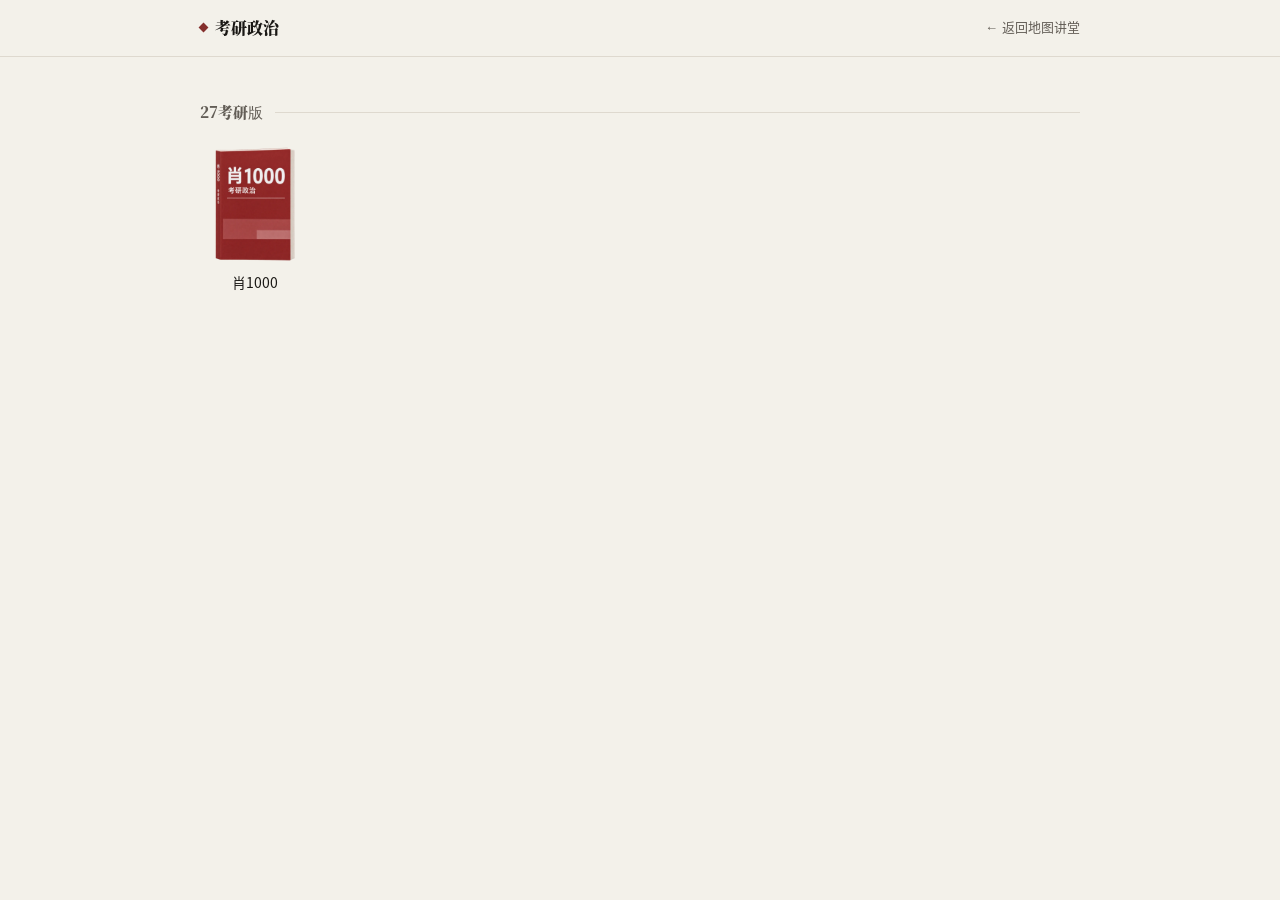
<file: practice/index.html>
<!doctype html>
<html lang="zh-CN">
<head>
  <meta charset="utf-8">
  <meta name="viewport" content="width=device-width, initial-scale=1, viewport-fit=cover">
  <meta name="theme-color" content="#f3f1ea">
  <meta name="description" content="选择考研政治练习题库。">
  <title>刷题模式 · 考研政治</title>
  <link rel="icon" href="data:,">
  <link rel="stylesheet" href="quiz.css">
  <link rel="stylesheet" href="books.css">
  <script defer src="books.js"></script>
</head>
<body>
  <header class="masthead">
    <div class="masthead-inner">
      <div class="brand"><span class="brand-mark" aria-hidden="true"></span>考研政治</div>
      <a id="practice-return" class="practice-return" href="../lecture.html">返回地图讲堂</a>
    </div>
  </header>
  <main class="practice-library">
    <section class="practice-edition" aria-labelledby="practice-edition-2027">
      <h1 id="practice-edition-2027" class="practice-edition-title">27考研版</h1>
      <ul class="practice-books">
        <li>
          <a id="open-book" class="practice-book" href="book.html">
            <img src="xiao1000-book.webp" alt="" width="480" height="720" fetchpriority="high">
            <span>肖1000</span>
          </a>
        </li>
      </ul>
    </section>
  </main>
<!-- Cloudflare Pages Analytics --><script defer src='https://static.cloudflareinsights.com/beacon.min.js' data-cf-beacon='{"token": "8e5b8396976a47ae8d20547ca0a24ce4"}'></script><!-- Cloudflare Pages Analytics --></body>
</html>
</file>
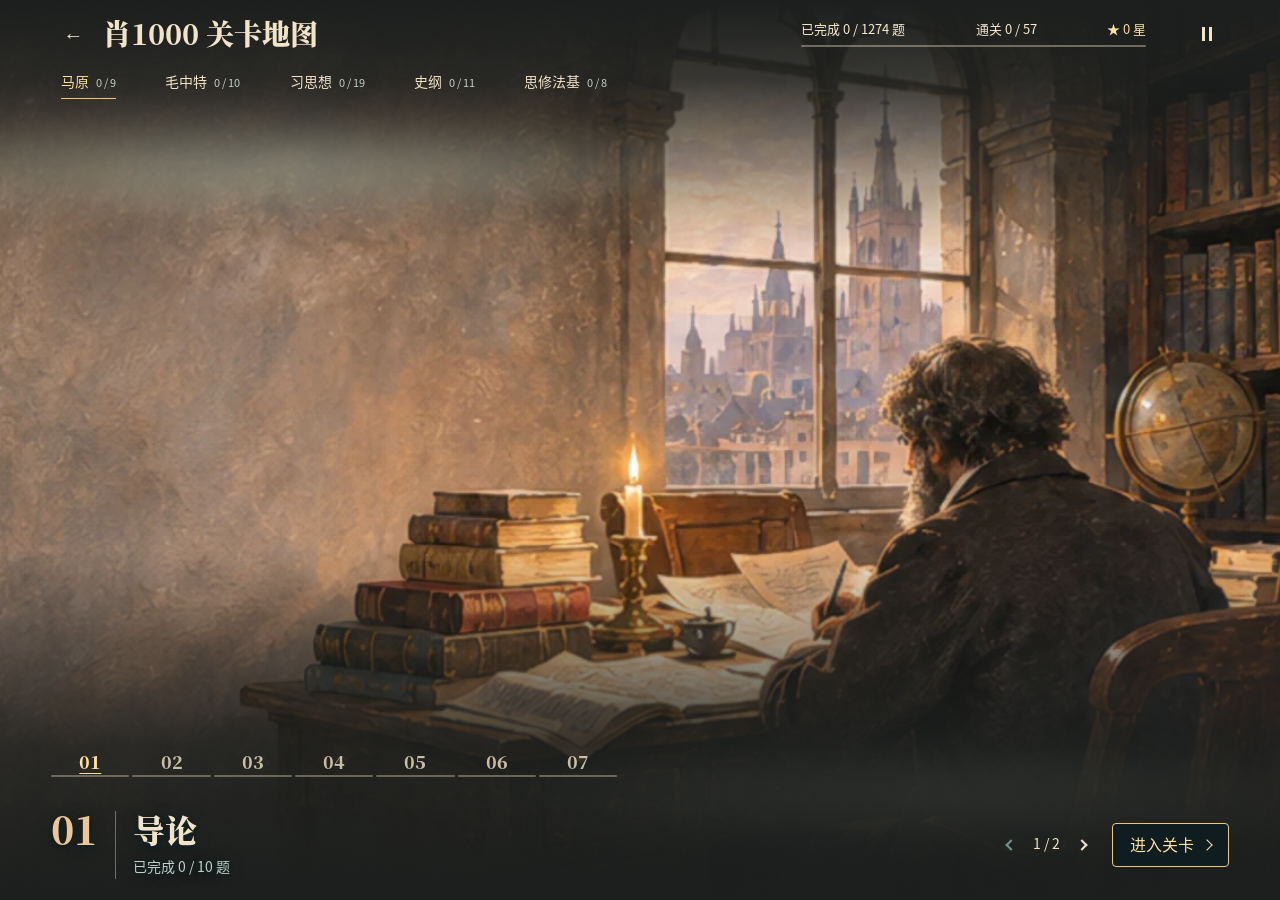
<file: practice/book.html>
<!doctype html>
<html lang="zh-CN">
<head>
  <meta charset="utf-8">
  <meta name="viewport" content="width=device-width, initial-scale=1, viewport-fit=cover">
  <meta name="color-scheme" content="light dark">
  <meta name="theme-color" content="#f3f1ea">
  <meta name="description" content="按科目和章节练习单选、多选和材料分析题。">
  <title>肖1000 · 考研政治</title>
  <link rel="icon" href="data:,">
  <link rel="stylesheet" href="quiz.css?v=map-2">
  <script defer src="questions.js?v=53"></script>
  <script defer src="quiz.js?v=53"></script>
</head>
<body>
  <div id="scene-transition" class="scene-transition" popover="manual" aria-hidden="true" hidden>
    <i></i><i></i><i></i><i></i>
  </div>
  <header id="quiz-header" class="masthead" hidden>
    <div class="masthead-inner">
      <div class="brand"><span class="brand-mark" aria-hidden="true"></span>肖1000</div>
      <div class="masthead-tools">
        <button id="map-open" class="map-button" type="button" aria-controls="campaign-map">
          <svg viewBox="0 0 24 24" width="18" height="18" fill="none" stroke="currentColor" stroke-width="1.6" stroke-linecap="round" aria-hidden="true"><path d="M3 7h18M3 17h18M3 6v2m6-2v2m6-2v2m6-2v2M3 16v2m6-2v2m6-2v2m6-2v2"/></svg>
          返回关卡地图
        </button>
        <button id="sound" type="button" class="sound-button" title="答题音效" aria-label="答题音效" aria-pressed="false">
          <svg viewBox="0 0 24 24" width="18" height="18" fill="none" stroke="currentColor" stroke-width="1.7" stroke-linecap="round" stroke-linejoin="round" aria-hidden="true"><path d="M11 5 6 9H3v6h3l5 4z"/><path class="sound-wave" d="M15 9a4 4 0 0 1 0 6m3-9a8 8 0 0 1 0 12"/><path class="sound-mute" d="m16 10 4 4m0-4-4 4"/></svg>
        </button>
      </div>
    </div>
  </header>
  <noscript><p>请启用浏览器的 JavaScript 后开始答题。</p></noscript>
  <p id="load-error" role="alert" hidden>题目加载失败。请将网页和同目录的脚本、样式一起保留后重新打开。</p>
  <main id="quiz-workspace" class="workspace" hidden>
    <header class="page-head">
      <div class="page-titles">
        <h1>考研政治练习卷</h1>
        <p id="subject-title">考研政治题库</p>
      </div>
      <div class="stage-hud" id="stage-hud" hidden>
        <div class="stage-title"><span id="stage-index"></span><strong id="stage-name"></strong></div>
        <div class="progress-label"><span>答题进度</span><strong id="progress-label">0</strong></div>
        <progress id="progress" max="1" value="0" aria-label="当前练习进度"></progress>
        <button id="recap-open" type="button" class="recap-link" hidden>查看本关战绩</button>
      </div>
    </header>
    <div id="practice" class="practice" hidden>
      <div class="paper-tools">
        <div class="practice-modes" role="group" aria-label="练习模式">
          <button id="mode-single" type="button" aria-pressed="true">逐题</button>
          <button id="mode-exam" type="button" aria-pressed="false">整卷</button>
        </div>
        <details class="scope-tools">
          <summary>筛选题库</summary>
          <nav id="catalog" class="catalog" aria-label="题库范围" hidden>
            <label>科目<select id="subject-select"></select></label>
            <label>章节<select id="chapter-select"></select></label>
            <label>题型<select id="type-select"></select></label>
          </nav>
        </details>
      </div>
      <article id="paper" class="paper" aria-labelledby="question-title">
        <div class="paper-head">
          <div class="question-index">
            <span id="ordinal" class="ordinal" aria-hidden="true"></span>
            <div>
              <h2 id="question-title" tabindex="-1"></h2>
              <p id="chapter"></p>
            </div>
          </div>
          <button id="mark" class="paper-button" type="button" aria-pressed="false">标记复习</button>
        </div>
        <p id="stem" class="stem"></p>
        <ol id="statements" class="statements" hidden></ol>
        <fieldset id="choices" class="choices">
          <legend id="choice-label"></legend>
          <div id="options" class="options"></div>
        </fieldset>
        <label id="written-area" class="written-area" hidden>
          作答要点
          <textarea id="written-draft" rows="6" maxlength="12000" placeholder="写下你的答题要点"></textarea>
        </label>
        <section id="feedback" class="feedback" aria-labelledby="feedback-heading" hidden>
          <div class="feedback-head">
            <span id="result-mark" class="result-mark" aria-hidden="true">
              <svg viewBox="0 0 24 24" width="18" height="18" fill="none" stroke="currentColor" stroke-width="2" stroke-linecap="round" stroke-linejoin="round"><path d="m5 12 4 4L19 6"/></svg>
            </span>
            <h3 id="feedback-heading" tabindex="-1"></h3>
          </div>
          <p id="answer-summary"></p>
          <div id="analysis-text" class="analysis-text"></div>
          <p id="source" class="source"></p>
        </section>
      </article>
      <article id="full-exam" class="paper full-exam" aria-labelledby="exam-title" hidden>
        <header class="exam-cover">
          <div>
            <h2 id="exam-title" tabindex="-1">整卷练习</h2>
            <p id="exam-scope"></p>
            <p id="exam-instruction">完成作答后统一交卷，再查看答案和解析。</p>
          </div>
          <span id="exam-page-label" class="exam-page-label"></span>
        </header>
        <section id="exam-result" class="exam-result" aria-label="交卷结果" hidden>
          <strong id="exam-score" tabindex="-1"></strong>
          <p id="exam-score-note"></p>
        </section>
        <h3 id="exam-section" class="exam-section" tabindex="-1"></h3>
        <p id="exam-section-note" class="exam-section-note"></p>
        <ol id="exam-items" class="exam-items"></ol>
        <nav id="exam-paper-pages" class="exam-paper-pages" aria-label="试卷页码"></nav>
      </article>
    </div>
  </main>
  <section id="campaign-map" aria-labelledby="map-title" hidden>
    <div class="map-body">
      <div class="map-board">
        <div class="map-landscape" aria-hidden="true"></div>
        <div class="map-atmosphere" aria-hidden="true">
          <i class="map-mist"></i><i class="map-mist"></i>
          <i class="map-glint"></i><i class="map-glint"></i><i class="map-glint"></i>
        </div>
        <div class="map-hud">
          <header class="dialog-head">
            <div class="map-heading">
              <a id="map-books" class="map-books" href="index.html" aria-label="返回选书" title="返回选书">←</a>
              <h2 id="map-title" tabindex="-1">肖1000 关卡地图</h2>
            </div>
            <button id="map-motion" class="map-motion" type="button" aria-label="暂停动效" title="暂停动效"><span aria-hidden="true"></span></button>
          </header>
          <div class="map-overall">
            <div class="map-overall-summary">
              <span id="map-overall-done"></span>
              <span id="map-overall-cleared"></span>
              <span class="map-overall-stars"><span aria-hidden="true">★</span> <span id="map-overall-stars"></span></span>
            </div>
            <progress id="map-overall-bar" max="1" value="0" aria-label="全书答题进度"></progress>
          </div>
          <nav id="worlds" class="worlds" aria-label="选择科目"></nav>
        </div>
        <div id="map-preview" class="map-preview" aria-hidden="true"></div>
        <div class="map-stage-strip">
          <ol id="stage-route" class="stage-strip" aria-label="章节关卡"></ol>
        </div>
        <footer class="map-footer">
          <div class="map-selection" aria-live="polite">
            <span id="map-stop-number" class="map-stop-number" aria-hidden="true"></span>
            <div class="map-chapter-copy">
              <h3 id="map-chapter"></h3>
              <div class="map-chapter-meta">
                <p id="map-status"></p>
              </div>
            </div>
          </div>
          <div class="map-tools">
            <nav class="map-pagination" aria-label="关卡分组">
              <button id="map-prev" type="button" aria-label="上一组关卡"><span aria-hidden="true"></span></button>
              <span id="map-page"></span>
              <button id="map-next" type="button" aria-label="下一组关卡"><span aria-hidden="true"></span></button>
            </nav>
            <button id="map-continue" class="button primary" type="button"><span></span></button>
          </div>
        </footer>
      </div>
    </div>
  </section>
  <dialog id="stage-recap" class="game-dialog recap-dialog" aria-labelledby="recap-title">
    <header class="dialog-head">
      <h2 id="recap-title">关卡结算</h2>
      <button class="dialog-close" type="button" aria-label="关闭关卡结算">×</button>
    </header>
    <div class="recap-content">
      <p id="recap-chapter"></p>
      <div class="recap-award">
        <div id="recap-orbit" class="recap-orbit" aria-hidden="true"></div>
        <div id="recap-effects" class="recap-effects" aria-hidden="true"></div>
        <div id="recap-stars" class="recap-stars"></div>
      </div>
      <p id="recap-score" class="recap-score"></p>
      <p id="recap-rule"></p>
      <div class="recap-actions">
        <button id="recap-review" class="button secondary" type="button">复盘错题</button>
        <button id="recap-next" class="button primary" type="button">下一关</button>
      </div>
    </div>
  </dialog>
  <dialog id="exam-confirm" class="game-dialog exam-confirm" aria-labelledby="exam-confirm-title">
    <div class="exam-confirm-inner">
      <h2 id="exam-confirm-title"></h2>
      <p id="exam-confirm-text"></p>
      <form method="dialog" class="exam-confirm-actions">
        <button class="button secondary" value="cancel" autofocus>返回</button>
        <button class="button primary" id="exam-confirm-yes" value="confirm"></button>
      </form>
    </div>
  </dialog>
  <footer id="actions" class="actions" hidden>
    <div class="answer-sheets">
      <aside id="single-sheet" class="answer-sheet" aria-labelledby="single-sheet-title" hidden>
        <div class="answer-sheet-head">
          <h3 id="single-sheet-title">答题卡</h3>
          <select id="sheet-filter" class="answer-sheet-filter" aria-label="筛选逐题练习题目">
            <option value="all">全部</option>
            <option value="unanswered">未答</option>
            <option value="wrong">错题</option>
            <option value="marked">标记</option>
          </select>
          <div class="answer-sheet-pages" role="group" aria-label="逐题答题卡页码" hidden>
            <button type="button" aria-label="答题卡上一页">‹</button>
            <output></output>
            <button type="button" aria-label="答题卡下一页">›</button>
          </div>
        </div>
        <nav id="sheet-numbers" class="answer-sheet-numbers" aria-label="跳转逐题练习题目"></nav>
        <p id="sheet-empty" class="answer-sheet-empty" role="status" hidden></p>
        <p id="save-status" class="answer-sheet-empty" role="status" hidden></p>
      </aside>
      <aside id="exam-sheet" class="answer-sheet" aria-labelledby="exam-sheet-title" hidden>
        <div class="answer-sheet-head">
          <h3 id="exam-sheet-title">答题卡</h3>
          <button id="exam-sheet-filter" class="answer-sheet-filter" type="button" aria-pressed="false"></button>
          <div class="answer-sheet-pages" role="group" aria-label="整卷答题卡页码" hidden>
            <button type="button" aria-label="答题卡上一页">‹</button>
            <output></output>
            <button type="button" aria-label="答题卡下一页">›</button>
          </div>
        </div>
        <nav id="exam-sheet-numbers" class="answer-sheet-numbers" aria-label="跳转试卷题目"></nav>
        <p id="exam-sheet-empty" class="answer-sheet-empty" role="status" hidden></p>
      </aside>
    </div>
    <div id="single-actions" class="actions-inner">
      <button id="previous" class="button secondary" type="button">上一题</button>
      <span id="action-hint" class="action-hint"></span>
      <button id="skip" class="button secondary" type="button">跳过</button>
      <button id="retry" class="button secondary" type="button" hidden>重做本题</button>
      <button id="submit" class="button primary" type="button">提交答案</button>
      <button id="next" class="button primary" type="button" hidden>下一题</button>
    </div>
    <div id="exam-actions" class="actions-inner exam-actions" hidden>
      <span id="exam-progress" class="action-hint" role="status"></span>
      <span id="exam-storage-status" class="exam-storage-status" hidden>无法保存草稿</span>
      <button id="exam-prev" class="button secondary" type="button">上一页</button>
      <button id="exam-next" class="button secondary" type="button">下一页</button>
      <button id="exam-submit" class="button primary" type="button">交卷</button>
    </div>
  </footer>
<!-- Cloudflare Pages Analytics --><script defer src='https://static.cloudflareinsights.com/beacon.min.js' data-cf-beacon='{"token": "8e5b8396976a47ae8d20547ca0a24ce4"}'></script><!-- Cloudflare Pages Analytics --></body>
</html>
</file>
<file: practice/quiz.css>
/* Hallmark · theme: custom study campaign · shape: app screen · genre: editorial · signature: a chapter strip within five full-screen scenes */
/* Hallmark · pre-emit critique: P5 H4 E5 S5 R4 V4 · leave room for the scene above the chapter selection and keep chapter buttons reachable. */
/* Hallmark · waive 24b · 320px viewport keeps seven chapter buttons on one row · Preserve the 6px inner gutter that leaves space for all seven chapter touch targets. */
@import url("./tokens.css");

@font-face {
  font-family: "StudySans";
  src: url("fonts/study-sans.woff2") format("woff2");
  font-style: normal;
  font-weight: 400;
  font-display: swap;
}
@font-face {
  font-family: "StudySerif";
  src: url("fonts/study-serif.woff2") format("woff2");
  font-style: normal;
  font-weight: 900;
  font-display: swap;
}

* { box-sizing: border-box; }
html, body { margin: 0; overflow-x: clip; }
html { scroll-padding-bottom: calc(var(--practice-footer-height, 72px) + 8px); }
body {
  background: var(--bg);
  color: var(--dark-text);
  font: 16px/1.65 var(--sans);
}
[hidden] { display: none !important; }
button, summary, input { font: inherit; }
button, summary, .option { touch-action: manipulation; }
button, summary { cursor: pointer; }
button { color: inherit; }
button:disabled, .button.primary:disabled { background: var(--surface); color: var(--disabled-ink); border-color: var(--edge); cursor: not-allowed; }
button:focus-visible, summary:focus-visible, .option:has(input:focus-visible), [tabindex]:focus-visible {
  outline: 2px solid var(--gold);
  outline-offset: 3px;
}
.paper button:focus-visible, .paper [tabindex]:focus-visible, .option:has(input:focus-visible) {
  outline-color: var(--paper-gold);
}
p, h1, h2, h3 { margin: 0; }
h1, h2, h3 { min-width: 0; overflow-wrap: break-word; text-wrap: balance; }
.masthead { background: var(--masthead); color: var(--masthead-ink); }
.masthead-inner, .workspace, .actions-inner {
  width: min(calc(100% - 56px), 1152px);
  margin-inline: auto;
}
.masthead-inner { min-height: 59px; display: flex; align-items: center; justify-content: space-between; gap: 16px; }
.brand { display: flex; align-items: center; gap: 12px; font-family: var(--serif); font-size: 20px; font-weight: 700; }
.brand-mark { width: 10px; height: 10px; background: var(--amber); }
.local-label { color: var(--masthead-muted); font-size: 14px; }
.workspace { min-height: calc(100dvh - 141px); padding-bottom: 28px; }
.page-head { display: flex; align-items: end; justify-content: space-between; gap: 24px; padding-block: 32px 24px; }
.page-head h1 { font: 700 36px/1.3 var(--serif); }
.page-head p { color: var(--dark-muted); margin-top: 4px; }
.progress-label { display: flex; justify-content: space-between; align-items: baseline; gap: 12px; font-size: 14px; color: var(--dark-muted); }
.progress-label strong { color: var(--gold); font-variant-numeric: tabular-nums; }
progress { display: block; width: 100%; height: 5px; margin-top: 8px; border: 0; border-radius: 4px; overflow: hidden; appearance: none; background: var(--edge); }
progress::-webkit-progress-bar { background: var(--edge); }
progress::-webkit-progress-value { background: var(--gold); }
progress::-moz-progress-bar { background: var(--gold); }
.practice { display: grid; grid-template-columns: minmax(0, 1fr) 246px; align-items: start; gap: 20px; }
.paper {
  background: var(--paper);
  border: 1px solid var(--paper-edge);
  color: var(--paper-ink);
  border-radius: var(--radius);
  padding: 24px clamp(20px, 4vw, 40px) 32px;
}
.paper-head { display: flex; align-items: center; justify-content: space-between; gap: 12px; border-bottom: 1px solid var(--paper-edge); padding-bottom: 16px; }
.question-index { display: flex; min-width: 0; align-items: center; gap: 16px; }
.ordinal { font: 700 42px/1 var(--serif); color: var(--paper-gold); font-variant-numeric: tabular-nums; }
.question-index h2 { font-size: 17px; line-height: 1.35; }
.question-index p { color: var(--paper-muted); font-size: 13px; margin-top: 4px; }
.paper-button { min-height: 44px; padding: 0 12px; border: 1px solid var(--paper-edge); border-radius: var(--radius); background: var(--clear); color: var(--paper-gold); font-size: 14px; flex: none; }
.paper-button[aria-pressed="true"], .paper-button:hover { background: var(--selected); border-color: var(--paper-gold); }
.stem { font-size: 18px; line-height: 1.8; margin-top: 20px; }
.statements { list-style: none; padding: 0; margin: 12px 0 0; }
.statements li { display: flex; gap: 8px; margin-block: 4px; }
.statements span { color: var(--paper-gold); }
fieldset { margin: 16px 0 0; padding: 0; border: 0; min-width: 0; }
legend { padding: 0; color: var(--paper-muted); font-size: 14px; margin-bottom: 8px; }
.options { display: grid; gap: 8px; }
.option {
  position: relative;
  display: grid;
  grid-template-columns: 32px minmax(0, 1fr) auto;
  min-height: 52px;
  align-items: center;
  gap: 12px;
  padding: 8px 12px;
  border: 1px solid var(--paper-edge);
  border-radius: var(--radius);
  background: var(--paper-option);
  cursor: pointer;
  transition: background-color 160ms ease, border-color 160ms ease;
}
.option input { position: absolute; inset-inline-start: 12px; opacity: 0; width: 1px; height: 1px; }
.option-letter { display: grid; place-items: center; width: 29px; height: 29px; border: 1px solid var(--paper-edge); border-radius: 4px; color: var(--paper-gold); font-weight: 700; }
.option:has(input:checked) { background: var(--selected); border-color: var(--paper-gold); }
.option:has(input:checked) .option-letter { background: var(--paper-gold); border-color: var(--paper-gold); color: var(--paper-option); }
.option.is-right, .option.is-right:has(input:checked) { background: var(--right-fill); border-color: var(--right); }
.option.is-right:has(input:checked) .option-letter { background: var(--right); border-color: var(--right); color: var(--right-ink); }
.option.is-right .option-result { color: var(--right); }
.option.is-wrong, .option.is-wrong:has(input:checked) { background: var(--wrong-fill); border-color: var(--wrong); }
.option.is-wrong:has(input:checked) .option-letter { background: var(--wrong); border-color: var(--wrong); color: var(--wrong-ink); }
.option.is-wrong .option-result { color: var(--wrong); }
.option:has(input:disabled) { cursor: default; }
.option-result { font-size: 13px; white-space: nowrap; }
.feedback { margin-top: 24px; padding: 16px 0 0; border-top: 1px solid var(--paper-edge); scroll-margin-bottom: 100px; scroll-margin-top: 16px; }
.feedback h3 { font-size: 19px; color: var(--right); }
.feedback.is-wrong h3 { color: var(--wrong); }
.feedback p { margin-top: 8px; }
.feedback .source { font-size: 13px; color: var(--paper-muted); }
.number { min-width: 44px; min-height: 44px; border-radius: 5px; border: 1px solid var(--edge); background: var(--clear); font-variant-numeric: tabular-nums; }
.actions {
  position: sticky;
  bottom: 0;
  z-index: 2;
  background: var(--masthead);
  border-top: 1px solid var(--edge);
  padding: 8px 0 max(8px, env(safe-area-inset-bottom));
}
.actions-inner { display: flex; align-items: center; gap: 12px; }
.action-hint { margin-inline-end: auto; color: var(--dark-muted); font-size: 14px; }
.button { min-height: 48px; padding: 0 20px; border-radius: var(--radius); border: 1px solid var(--edge); background: var(--clear); white-space: nowrap; }
.button.primary { min-width: 120px; background: var(--amber); border-color: var(--spark); color: var(--paper-ink); font-weight: 700; }
.button.primary:not(:disabled):hover { background: var(--gold-hover); }
.secondary:not(:disabled):hover, .number:hover { border-color: var(--gold); }
button:not(:disabled):active { transform: translateY(1px); }
@media (min-width: 620px) {
  .options.combinations { grid-template-columns: repeat(2, minmax(0, 1fr)); }
}
@media (min-width: 931px) and (max-height: 850px) {
  .page-head { padding-block: 20px 16px; }
  .paper { padding-block: 20px 24px; }
  .stem { margin-top: 16px; line-height: 1.7; }
  .statements li { line-height: 1.5; }
}
@media (max-width: 930px) {
  .practice { grid-template-columns: minmax(0, 1fr); }
}
@media (max-width: 540px) {
  .masthead-inner, .workspace, .actions-inner { width: calc(100% - 28px); }
  .masthead-inner { min-height: 50px; }
  .workspace { padding-bottom: 16px; }
  .page-head { padding-block: 20px 16px; display: grid; gap: 12px; }
  .page-head h1 { font-size: 29px; }
  .practice { gap: 12px; }
  .paper { padding: 16px 16px 24px; }
  .ordinal { font-size: 35px; }
  .question-index { gap: 8px; }
  .stem { font-size: 17px; }
  .option { gap: 8px; padding-inline: 12px; }
  .actions-inner { gap: 8px; }
  .button { padding-inline: 12px; }
  .button.primary { min-width: 0; padding-inline: 16px; }
  .action-hint { font-size: 12px; }
}
@media (prefers-reduced-motion: reduce) {
  *, *::before, *::after { scroll-behavior: auto !important; }
  button:active { transform: none; }
}

.catalog {
  display: grid;
  grid-template-columns: minmax(104px, 140px) minmax(0, 1fr) minmax(112px, 140px);
  gap: 12px;
  margin-bottom: 16px;
}
.catalog label, .written-area {
  display: grid;
  gap: 4px;
  min-width: 0;
  font-size: 14px;
  color: var(--dark-muted);
}
.catalog select {
  min-width: 0;
  width: 100%;
  min-height: 44px;
  border-radius: var(--radius);
  border: 1px solid var(--field-edge);
  background: var(--surface);
  color: var(--dark-text);
  padding: 0 12px;
  font: inherit;
  text-overflow: ellipsis;
}
.catalog select:focus-visible, textarea:focus-visible {
  outline: 2px solid var(--gold);
  outline-offset: 3px;
}
.stem { white-space: pre-line; }
.written-area { margin-top: 20px; color: var(--paper-muted); }
.written-area textarea {
  width: 100%;
  min-width: 0;
  min-height: 160px;
  padding: 12px;
  resize: vertical;
  background: var(--paper-option);
  color: var(--paper-ink);
  border: 1px solid var(--paper-edge);
  border-radius: var(--radius);
  font: 16px/1.65 var(--sans);
}
@media (max-width: 540px) {
  .catalog { grid-template-columns: minmax(0, 1fr) minmax(0, 1fr); gap: 8px; }
  .catalog label:nth-child(2) { grid-column: 1 / -1; grid-row: 2; }
  .catalog select { font-size: 16px; }
  .actions-inner { flex-wrap: wrap; }
  .actions-inner .action-hint { min-width: 0; }
  .button { font-size: 14px; }
}
@media (max-width: 350px) {
  .action-hint { display: none; }
  .actions-inner { justify-content: space-between; }
}

@media (min-width: 931px) and (max-height: 850px) {
  .catalog label { grid-template-columns: auto minmax(0, 1fr); align-items: center; gap: 8px; }
}

.filters { gap: 0; }
.filters button { padding-inline: 4px; }
@media (max-width: 540px) {
  .page-head { grid-template-columns: minmax(0, 1fr); gap: 8px; }
  .catalog label { gap: 0; }
  .catalog { margin-bottom: 12px; }
}

.stem, .statements, .analysis-text { max-width: 44em; overflow-wrap: anywhere; }
.option-text { overflow-wrap: anywhere; }
@media (hover: hover) {
  .option:not(:has(input:disabled)):hover { border-color: var(--paper-gold); }
}
.result-mark {
  position: relative;
  display: grid;
  place-items: center;
  flex: none;
  width: 30px;
  height: 30px;
  border-radius: 50%;
  background: var(--right-ink);
  color: var(--right);
}
.feedback.is-wrong .result-mark { color: var(--wrong); }
#answer-summary {
  color: var(--paper-muted);
  font-size: .9375rem;
  font-weight: 600;
}
.analysis-text {
  display: grid;
  gap: 16px;
  margin-block: 16px 20px;
  font-size: 1.0625rem;
  line-height: 1.85;
}
.analysis-text h4 { margin: 0; font-size: .9375rem; color: var(--paper-gold); }
.analysis-text p { margin: 0; }
.analysis-text p + p, .analysis-text h4 + p { margin-top: 8px; }
.analysis-reference {
  padding: 12px 16px;
  background: var(--paper-option);
  border-inline-start: 2px solid var(--paper-edge);
  font-size: .9375rem;
}
.analysis-note { color: var(--paper-muted); }
@media (max-width: 540px) {
  .option { grid-template-columns: 29px minmax(0, 1fr) auto; }
  .analysis-text { font-size: 1rem; }
}
@media (prefers-reduced-motion: reduce) {
  .option { transition: none; }
}

@media (max-width: 540px) {
  .page-head { padding-block: 12px; }
  .page-head h1 { font-size: 27px; }
  .page-head p { margin-top: 0; font-size: .875rem; }
  .progress-label { gap: 8px; }
  progress { margin-top: 0; }
  .catalog { gap: 8px; }
  .paper-head { padding-bottom: 12px; }
  .stem { margin-top: 12px; }
}

.feedback-head {
  min-height: 48px;
  display: flex;
  flex-wrap: wrap;
  align-items: center;
  gap: 8px 12px;
  padding: 8px 12px;
  border-radius: var(--radius);
  background: var(--right-fill);
}
.feedback.is-wrong .feedback-head { background: var(--wrong-fill); }

.masthead { border-bottom: 1px solid var(--edge); }
.brand-mark { transform: rotate(45deg); box-shadow: 0 0 0 3px var(--masthead), 0 0 0 4px var(--amber-shadow); }
.masthead-tools { display: flex; gap: 12px; align-items: center; }
.local-label { font-variant-numeric: tabular-nums; }
.sound-button, .dialog-close {
  display: grid;
  place-items: center;
  width: 44px;
  height: 44px;
  border: 1px solid var(--edge);
  border-radius: var(--radius);
  background: var(--clear);
  color: var(--dark-text);
}
.sound-button:hover, .dialog-close:hover { border-color: var(--gold); }
.sound-button[aria-pressed="true"] { color: var(--gold); }
.sound-button[aria-pressed="true"] .sound-mute,
.sound-button[aria-pressed="false"] .sound-wave { display: none; }
.page-head {
  position: relative;
  isolation: isolate;
  overflow: clip;
  min-height: 176px;
  align-items: end;
  padding: 24px;
  margin-block: 20px 16px;
  border: 1px solid var(--edge);
  border-radius: var(--radius);
  background: var(--surface) url("campaign.webp") 50% 56% / cover no-repeat;
}
.page-head::before {
  position: absolute;
  z-index: -1;
  inset: 0;
  content: "";
  background: linear-gradient(90deg, var(--hero-mask) 1%, var(--hero-mid) 57%, var(--hero-ground) 100%),
    linear-gradient(0deg, var(--hero-ground), var(--clear) 80%);
}
.page-head h1 { color: var(--masthead-ink); font-size: clamp(2.1rem, 4vw, 3.2rem); line-height: 1.08; text-shadow: 0 2px 10px var(--shadow); }
.page-head p { color: var(--masthead-ink); text-shadow: 0 1px 8px var(--shadow); margin-top: 8px; }
.page-titles { min-width: 0; }
.map-button {
  display: inline-flex;
  align-items: center;
  gap: 8px;
  min-height: 44px;
  margin-top: 16px;
  padding: 0 12px;
  border: 1px solid var(--amber);
  border-radius: 4px;
  background: var(--hud-wash);
  color: var(--gold);
  font-weight: 700;
}
.map-button:hover { background: var(--surface); }
.stage-hud {
  width: min(100%, 288px);
  padding: 12px 16px;
  border: 1px solid var(--field-edge);
  border-top: 2px solid var(--world, var(--gold));
  border-radius: 4px;
  background: var(--hud-wash);
}
[data-world="1"] { --world: var(--gold); }
[data-world="2"] { --world: var(--mint); }
[data-world="3"] { --world: var(--sky); }
[data-world="4"] { --world: var(--coral); }
[data-world="5"] { --world: var(--orchid); }
.stage-title {
  display: flex;
  align-items: baseline;
  gap: 8px;
  margin-bottom: 8px;
}
#stage-index { color: var(--world); font-size: .8125rem; font-weight: 700; white-space: nowrap; }
#stage-name { font-size: .9375rem; line-height: 1.4; text-wrap: pretty; }
.medal { color: var(--field-edge); line-height: 1.2; }
.medal[data-earned="true"] { color: var(--amber); text-shadow: 0 1px 10px var(--amber-shadow); }
.stage-hud progress { height: 8px; margin-top: 8px; }
.stage-hud progress::-webkit-progress-value { background: repeating-linear-gradient(115deg, var(--world) 0 12px, var(--dark-text) 12px 14px); }
.stage-hud progress::-moz-progress-bar { background: var(--world); }
.recap-link {
  display: block;
  min-height: 44px;
  padding: 0;
  margin-bottom: -8px;
  border: 0;
  background: var(--clear);
  color: var(--gold);
  font-size: .875rem;
}
.ordinal { padding: 4px 8px; border-bottom: 2px solid var(--paper-gold); }
.paper-head { border-bottom-style: dashed; }
.option { border-bottom: 3px solid var(--paper-edge); }
.option:has(input:checked) { border-bottom-color: var(--paper-gold); }
.option.is-right { border-bottom-color: var(--right); }
.option.is-wrong { border-bottom-color: var(--wrong); }
.option-letter { background: var(--paper); border-color: var(--paper-edge); }
.option:has(input:not(:disabled)):active { transform: translateY(1px); }
.button.primary { border-bottom: 3px solid var(--amber-shadow); }
.button.primary:not(:disabled):active { transform: translateY(2px); }

.game-dialog {
  width: min(calc(100% - 24px), 588px);
  max-height: min(calc(100dvh - 32px), 715px);
  padding: 0;
  border: 1px solid var(--field-edge);
  border-radius: 12px;
  background: var(--bg);
  color: var(--dark-text);
  overscroll-behavior: contain;
}
.game-dialog[open] { display: flex; flex-direction: column; }
.game-dialog::backdrop { background: var(--veil); }
.dialog-head {
  display: flex;
  justify-content: space-between;
  align-items: center;
  gap: 8px;
  padding: 12px 16px;
  border-bottom: 1px solid var(--edge);
  background: var(--surface);
}
.dialog-head h2 { font: 700 1.55rem/1.2 var(--serif); color: var(--gold); }
.dialog-close { font-size: 1.6rem; flex: none; }
#campaign-map, .recap-dialog {
  position: fixed;
  inset: 0;
  margin: 0;
  width: 100%;
  height: 100dvh;
  max-width: none;
  max-height: none;
  border: 0;
  border-radius: 0;
}
#campaign-map { display: flex; overflow: clip; color: var(--dark-text); background: var(--chapter-shadow, var(--map-chrome)); }
.map-body { flex: 1; min-height: 0; overflow: auto; }
.map-board {
  position: relative;
  isolation: isolate;
  display: grid;
  grid-template-rows: auto minmax(320px, 1fr) auto;
  min-height: 100%;
  overflow: clip;
  color: var(--dark-text);
  background: var(--chapter-shadow, var(--map-chrome));
}
.map-landscape, .map-atmosphere { position: absolute; inset: 0; }
.map-landscape, .map-atmosphere { pointer-events: none; }
.map-landscape {
  isolation: isolate;
  background: var(--chapter-shadow, var(--map-chrome));
  transform: scale(1.035);
}
.map-landscape::before, .map-landscape::after {
  position: absolute;
  inset: 0;
  content: "";
  background: var(--scene-art) center 48% / cover no-repeat;
}
.map-landscape[data-cutout="true"]::before {
  transform: scale(1.14);
  filter: blur(20px);
  opacity: .38;
}
.map-landscape[data-cutout="true"]::after {
  background-position: center 54%;
}
.map-landscape:not([data-cutout="true"])::before { content: none; }
.map-board::after {
  position: absolute;
  inset: 0;
  z-index: 1;
  pointer-events: none;
  content: "";
  --edge-ink: color-mix(in srgb, var(--chapter-shadow, var(--map-chrome)) 52%, var(--masthead));
  background:
    linear-gradient(to bottom, var(--edge-ink), color-mix(in srgb, var(--edge-ink) 85%, transparent) 9%, transparent 28%),
    linear-gradient(to top, var(--edge-ink), color-mix(in srgb, var(--edge-ink) 84%, transparent) 17%, transparent 39%);
}
.map-hud, .map-footer {
  z-index: 3;
  width: min(100%, 1320px);
  margin-inline: auto;
  padding-inline: max(clamp(16px, 4vw, 64px), env(safe-area-inset-left), env(safe-area-inset-right));
}
.map-hud {
  display: grid;
  grid-template-columns: minmax(0, 1fr) minmax(240px, 345px) auto;
  align-items: center;
  column-gap: clamp(14px, 3vw, 42px);
  padding-top: max(12px, env(safe-area-inset-top));
}
#campaign-map .dialog-head, .recap-dialog .dialog-head {
  padding: 0;
  border: 0;
  background: var(--clear);
}
#campaign-map .dialog-head { display: contents; }
.map-heading { display: flex; align-items: center; min-width: 0; gap: 8px; }
#campaign-map .dialog-head h2 { color: var(--dark-text); font-size: clamp(1.125rem, 2.2vw, 1.85rem); }
#map-title:focus { outline: none; }
.map-motion { grid-column: 3; grid-row: 1; }
.map-tools, .map-pagination { display: flex; align-items: center; }
.map-tools { gap: 8px; }
.map-pagination { gap: 0; font-size: .875rem; font-variant-numeric: tabular-nums; white-space: nowrap; }
.map-pagination button, .map-motion, .recap-dialog .dialog-close {
  display: grid;
  place-items: center;
  width: 44px;
  height: 44px;
  min-height: 44px;
  padding: 0;
  border: 0;
  border-radius: 50%;
  background: var(--clear);
  color: var(--dark-text);
}
.map-pagination button:hover, .map-motion:hover, .recap-dialog .dialog-close:hover { color: var(--gold-hover); }
.map-pagination button:disabled {
  background: var(--clear);
  color: var(--field-edge);
  cursor: not-allowed;
}
.map-pagination button span {
  width: 8px;
  height: 8px;
  border-top: 2px solid currentColor;
  border-right: 2px solid currentColor;
  transform: rotate(-135deg);
}
#map-next span { transform: rotate(45deg); }
.map-motion span { width: 10px; height: 14px; border-inline: 3px solid currentColor; }
#campaign-map[data-motion="paused"] .map-motion span {
  width: 0;
  height: 0;
  border: solid var(--clear);
  border-width: 7px 0 7px 11px;
  border-left-color: currentColor;
}
.worlds {
  grid-column: 1 / -1;
  display: flex;
  flex-wrap: nowrap;
  justify-content: flex-start;
  overflow-x: auto;
  gap: clamp(4px, 2.6vw, 36px);
  margin: 4px 0 0;
  padding: 0 2px;
  scrollbar-width: none;
}
.map-overall {
  --progress-track: color-mix(in srgb, var(--dark-text) 21%, transparent);
  grid-column: 2;
  grid-row: 1;
}
.map-overall-summary {
  display: flex;
  align-items: baseline;
  justify-content: space-between;
  gap: 6px 10px;
  color: var(--masthead-ink);
  font-size: .8125rem;
  line-height: 1.45;
  font-variant-numeric: tabular-nums;
}
.map-overall-stars { white-space: nowrap; color: var(--gold-hover); }
#map-overall-bar {
  appearance: none;
  display: block;
  width: 100%;
  height: 2px;
  margin-top: 6px;
  border: 0;
  border-radius: 2px;
  background: var(--progress-track);
  overflow: hidden;
}
#map-overall-bar::-webkit-progress-bar { background: var(--progress-track); }
#map-overall-bar::-webkit-progress-value { background: var(--gold); }
#map-overall-bar::-moz-progress-bar { background: var(--gold); }
.world-button {
  position: relative;
  display: flex;
  align-items: baseline;
  justify-content: center;
  align-content: center;
  flex-wrap: wrap;
  gap: 2px 7px;
  min-height: 44px;
  flex: 0 0 auto;
  padding: 0 8px;
  border: 0;
  border-radius: 0;
  background: var(--clear);
  color: var(--dark-text);
  font-size: .875rem;
  line-height: 1.2;
}
.world-count {
  color: var(--dark-muted);
  font-size: .6875rem;
  font-variant-numeric: tabular-nums;
  white-space: nowrap;
}
.world-button[aria-pressed="true"]::after {
  position: absolute;
  inset: auto 8px 5px;
  height: 1px;
  background: var(--gold);
  content: "";
}
.world-button:is(:hover, [aria-pressed="true"]) { color: var(--gold-hover); }

.map-footer {
  z-index: 4;
  display: flex;
  justify-content: space-between;
  align-items: center;
  gap: 16px;
  min-height: calc(96px + max(14px, env(safe-area-inset-bottom)));
  padding-block: 12px max(12px, env(safe-area-inset-bottom));
}
.map-preview {
  position: absolute;
  z-index: 2;
  isolation: isolate;
  inset-inline-end: 0;
  bottom: max(62px, calc(env(safe-area-inset-bottom) + 50px));
  width: clamp(360px, 47vw, 650px);
  height: clamp(200px, 29dvh, 330px);
  pointer-events: none;
  /* Each crop protects its focal area and fades toward the surrounding terrain. */
  mask-image:
    radial-gradient(ellipse var(--preview-feather, 86% 82%) at var(--preview-center, 64% 58%),
      var(--map-mask) 32%, var(--map-mask-95) 46%, var(--map-mask-53) 66%, transparent 91%),
    linear-gradient(180deg, transparent, var(--map-mask) 24% 74%, var(--map-mask-57) 88%, transparent),
    linear-gradient(90deg, var(--map-mask) 83%, var(--map-mask-84) 92%, transparent);
  mask-composite: intersect;
}
.map-preview:empty { display: none; }
.map-preview::before {
  position: absolute;
  z-index: -1;
  inset: 0;
  content: "";
  background: radial-gradient(ellipse at var(--preview-center, 64% 58%),
    color-mix(in srgb, var(--preview-light, var(--chapter-light)) 12%, transparent), transparent 69%);
}
.map-preview img {
  display: block;
  width: 100%;
  height: 100%;
  object-fit: cover;
  object-position: var(--preview-focus, 58% 50%);
}
.map-preview[data-cutout="true"] img {
  position: absolute;
  inset-inline-end: 0;
  top: 50%;
  translate: 0 -50%;
  width: auto;
  height: auto;
  max-width: 100%;
  max-height: 100%;
  mask-image: linear-gradient(90deg, transparent, var(--map-mask) 13% 89%, transparent);
}
.map-selection {
  min-width: 0;
  display: grid;
  grid-template-columns: auto minmax(0, 1fr);
  align-items: start;
  gap: clamp(9px, 1.3vw, 18px);
  max-width: min(64%, 780px);
  font-variant-numeric: tabular-nums;
  text-shadow: 0 2px 4px var(--masthead), 0 0 14px var(--masthead);
}
.map-stop-number {
  align-self: stretch;
  display: grid;
  align-content: start;
  padding-inline-end: clamp(10px, 1.4vw, 18px);
  border-inline-end: 1px solid color-mix(in srgb, var(--chapter-light) 45%, transparent);
  color: var(--chapter-light);
  font: 700 clamp(1.7rem, 3vw, 3rem)/.94 var(--serif);
  font-variant-numeric: tabular-nums;
}
.map-chapter-copy { min-width: 0; }
.map-selection h3 {
  overflow-wrap: break-word;
  min-width: 0;
  margin: 0;
  color: var(--dark-text);
  font: 700 clamp(1.22rem, 2.5vw, 2.2rem)/1.18 var(--serif);
}
.map-chapter-meta {
  display: flex;
  flex-wrap: wrap;
  gap: 4px clamp(12px, 1.8vw, 24px);
  margin-top: 8px;
}
.map-selection p { margin: 0; color: var(--dark-muted); font-size: .875rem; }
.recap-actions .button { border: 0; border-radius: 24px; }
#map-continue {
  flex: none;
  display: inline-flex;
  justify-content: center;
  align-items: center;
  gap: 9px;
  min-height: 44px;
  min-width: 0;
  padding-inline: 17px;
  border: 1px solid var(--gold);
  border-radius: 4px;
  background: var(--masthead);
  color: var(--gold-hover);
}
#map-continue::after {
  content: "";
  width: 7px;
  height: 7px;
  border-block-start: 1px solid currentColor;
  border-inline-end: 1px solid currentColor;
  transform: rotate(45deg);
}
#map-continue:hover { background: var(--gold); color: var(--paper-ink); }
.recap-dialog {
  justify-content: safe center;
  align-items: center;
  background: linear-gradient(var(--recap-scrim), var(--map-screen-dark)),
    var(--map-chrome) var(--scene-art, url("expedition-map.webp")) center 45% / cover no-repeat;
}
.recap-dialog .dialog-head { position: absolute; top: max(12px, env(safe-area-inset-top)); inset-inline: 20px; }
.recap-dialog .dialog-head h2 { color: var(--dark-text); }
.recap-content { width: min(100%, 550px); padding: 72px 20px max(16px, env(safe-area-inset-bottom)); }
.recap-actions .secondary { color: var(--dark-text); }
@media (max-width: 600px) {
  .map-board { grid-template-rows: auto minmax(244px, 1fr) auto; }
  .map-tools { gap: 0; }
  .map-hud { grid-template-columns: minmax(0, 1fr) auto; column-gap: 8px; }
  .map-motion { grid-column: 2; }
  .map-overall { grid-column: 1 / -1; grid-row: 2; margin-block: 7px 3px; }
  .worlds { justify-content: space-between; gap: 0; }
  .world-button { display: grid; gap: 2px; padding-inline: 3px; min-width: 44px; font-size: .8125rem; }
  .world-button[aria-pressed="true"]::after { inset-inline: 4px; bottom: 2px; }
  .map-overall-summary { font-size: .75rem; }
  .map-footer {
    display: grid;
    grid-template-columns: minmax(0, 1fr);
    gap: 3px;
    min-height: 0;
    padding-block: 6px max(12px, env(safe-area-inset-bottom));
  }
  .map-selection {
    grid-template-columns: auto minmax(0, 1fr);
    gap: 8px;
    max-width: none;
  }
  .map-stop-number {
    padding-inline-end: 8px;
    font-size: clamp(1.7rem, 6.3vw, 2.4rem);
  }
  .map-selection h3 { font-size: clamp(1.13rem, 4.6vw, 1.55rem); }
  .map-chapter-meta { gap: 4px 12px; margin-top: 4px; }
  .map-selection p { font-size: .75rem; }
  .map-preview {
    bottom: max(8px, env(safe-area-inset-bottom));
    width: min(62vw, 285px);
    height: clamp(112px, 37vw, 168px);
    mask-image:
      radial-gradient(ellipse var(--preview-feather, 86% 82%) at var(--preview-center, 64% 58%),
        var(--map-mask) 27%, var(--map-mask-94) 43%, var(--map-mask-47) 64%, transparent 88%),
      linear-gradient(180deg, transparent, var(--map-mask) 24% 70%, var(--map-mask-46) 91%, transparent),
      linear-gradient(90deg, transparent, var(--map-mask) 21% 81%, var(--map-mask-76) 91%, transparent);
  }
  .map-footer .map-tools { justify-content: space-between; }
  #map-continue { min-height: 44px; }
}
@media (max-width: 370px) and (orientation: portrait) {
  .map-selection h3 { font-size: 1.04rem; line-height: 1.2; }
}
.map-atmosphere { overflow: clip; }
.map-mist {
  position: absolute;
  width: 86%;
  height: 14%;
  top: 11%;
  left: -22%;
  background: radial-gradient(ellipse, var(--mist), var(--clear) 67%);
  filter: blur(14px);
  animation: mist-drift 15s ease-in-out infinite alternate;
}
.map-mist:nth-child(2) { top: auto; bottom: 4%; left: 30%; animation-delay: -8s; }
@keyframes mist-drift {
  0% { transform: translate(-12%, 8%) scale(.9); opacity: .22; }
  100% { transform: translate(58%, -18%) scale(1.3); opacity: .69; }
}
.map-glint {
  position: absolute;
  width: 22%;
  height: 10%;
  top: 53%;
  left: 34%;
  border-radius: 50%;
  background: radial-gradient(ellipse, var(--water-glint), var(--clear) 70%);
  animation: river-glint 8s ease-in-out infinite;
}
.map-landscape[data-air="haze"] + .map-atmosphere .map-glint { display: none; }
.map-glint:nth-of-type(4) { top: 37%; left: 62%; animation-delay: -4s; }
.map-glint:nth-of-type(5) { top: 71%; left: 14%; animation-delay: -6s; }
@keyframes river-glint {
  0%, 100% { transform: translate(-15%, 15%) scale(.7); opacity: .06; }
  50% { transform: translate(28%, -18%) scale(1.14); opacity: .63; }
}
#campaign-map[data-motion="paused"] .map-mist,
#campaign-map[data-motion="paused"] .map-glint,
#campaign-map[hidden] .map-mist,
#campaign-map[hidden] .map-glint { animation-play-state: paused; }
.map-stage-strip {
  position: relative;
  z-index: 3;
  align-self: end;
  width: min(100%, 1320px);
  margin: 0 auto 4px;
  padding-inline: max(clamp(16px, 4vw, 64px), env(safe-area-inset-left), env(safe-area-inset-right));
  pointer-events: none;
}
.stage-strip {
  display: flex;
  gap: 3px;
  width: min(100%, 566px);
  margin: 0;
  padding: 0;
  list-style: none;
  pointer-events: auto;
}
.stage-stop { flex: 0 1 calc((100% - 18px) / 7); min-width: 0; }
.stage-button {
  position: relative;
  display: grid;
  width: 100%;
  min-height: 57px;
  grid-template-rows: 14px 20px 2px;
  justify-items: center;
  align-content: center;
  gap: 3px;
  padding: 1px 0 4px;
  border: 0;
  border-radius: 3px;
  background: var(--clear);
  color: var(--dark-text);
  text-align: start;
  touch-action: manipulation;
}
.stage-node {
  grid-row: 2;
  opacity: .8;
  align-self: center;
  font: 700 clamp(.8125rem, 1.45vw, 1.1rem)/1 var(--serif);
  font-variant-numeric: tabular-nums;
}
.stage-meter {
  grid-row: 3;
  display: block;
  width: 100%;
  height: 2px;
  border-radius: 2px;
  --stage-track: color-mix(in srgb, var(--dark-text) 35%, transparent);
  --stage-ink: var(--gold);
  background: linear-gradient(to right, var(--stage-ink) var(--stage-progress, 0%), var(--stage-track) 0);
  transform-origin: left center;
}
.stage-stop[data-lit="true"] .stage-node, .stage-stop[data-cleared="true"] .stage-node { opacity: 1; }
.stage-stop[data-cleared="true"] .stage-node { color: var(--gold-hover); }
.stage-button:hover { background: var(--reading-hover); }
.stage-button:focus-visible { outline-offset: 1px; }
.stage-button[aria-pressed="true"] {
  color: var(--gold-hover);
}
.stage-button[aria-pressed="true"] .stage-node {
  opacity: 1;
  text-decoration: underline;
  text-underline-offset: 4px;
  text-decoration-thickness: 1px;
}
.stage-strip-stars {
  grid-row: 1;
  display: flex;
  gap: 1px;
  font-size: .625rem;
  pointer-events: none;
}
.stage-strip-stars .medal[data-earned="false"] { display: none; }
@media (max-width: 900px) and (orientation: portrait) {
  .map-landscape::after, .map-landscape[data-cutout="true"]::after {
    background-position: var(--scene-focus, 57%) center;
  }
}
@media (max-width: 600px) and (orientation: portrait) {
  .stage-strip { width: 100%; gap: 2px; }
  .stage-stop { flex-basis: calc((100% - 12px) / 7); }
}
@media (max-height: 570px) and (orientation: landscape) {
  .map-board { grid-template-rows: auto minmax(150px, 1fr) auto; }
  .map-hud { padding-top: max(4px, env(safe-area-inset-top)); }
  #campaign-map .dialog-head h2 { font-size: 1.2rem; }
  .map-footer {
    display: flex;
    align-items: center;
    min-height: calc(56px + max(7px, env(safe-area-inset-bottom)));
    padding-block: 4px max(8px, env(safe-area-inset-bottom));
  }
  .map-selection { gap: 8px; max-width: 67%; }
  .map-stop-number { padding-inline-end: 8px; font-size: 2rem; }
  .map-chapter-meta { margin-top: 4px; }
  .map-preview {
    bottom: max(51px, calc(env(safe-area-inset-bottom) + 40px));
    width: clamp(200px, 40vw, 390px);
    height: clamp(112px, 34dvh, 145px);
  }
  #map-continue { min-height: 44px; align-self: end; }
  .map-selection #map-status { font-size: .75rem; }
  .map-selection h3 { font-size: clamp(1rem, 2.5vw, 1.4rem); }
  .stage-strip { width: min(85%, 450px); }
  .stage-button { min-height: 48px; }
}
@media (prefers-reduced-motion: reduce) {
  .map-mist, .map-glint { animation: none; }
}
.recap-content { text-align: center; overflow: auto; }
.recap-award { position: relative; isolation: isolate; display: grid; place-items: center; min-height: 148px; margin-block: 8px; }
.recap-orbit { position: absolute; inset: 0; z-index: -1; background: radial-gradient(ellipse, var(--award-halo), var(--clear) 68%); }
.recap-orbit::before, .recap-orbit::after { content: ""; position: absolute; inset: 12px 20%; border: 1px solid var(--amber-shadow); border-radius: 50%; transform: rotate(-14deg); }
.recap-orbit::after { inset: 20px 17%; transform: rotate(12deg); border-color: var(--edge); }
.recap-stars { position: relative; display: flex; justify-content: center; gap: 16px; font-size: clamp(2.7rem, 10vw, 3.65rem); }
.recap-stars .medal:nth-child(2) { font-size: 1.18em; margin-top: -8px; }

.recap-score { font: 700 1.7rem/1.2 var(--serif); color: var(--gold); }
#recap-rule { margin-top: 8px; color: var(--dark-muted); font-size: .875rem; }
.recap-actions { display: flex; justify-content: center; flex-wrap: wrap; gap: 12px; margin-top: 20px; }
@media (max-width: 540px) {
  .masthead-inner { min-height: 48px; }
  .page-head {
    min-height: 0;
    grid-template-columns: minmax(0, 1fr);
    margin-top: 12px;
    padding: 12px;
    background-position: 51% 56%;
    gap: 12px;
  }
  .page-head h1 { font-size: 1.85rem; }
  .page-head p { margin-top: 4px; }
  .page-titles { display: grid; grid-template-columns: minmax(0, 1fr) auto; column-gap: 8px; }
  .page-titles h1, .page-titles p { grid-column: 1; }
  .map-button { grid-column: 2; grid-row: 1 / span 2; align-self: center; margin-top: 0; padding-inline: 8px; font-size: .875rem; }
  .map-button svg { width: 16px; }
  .catalog { grid-template-columns: minmax(68px, .8fr) minmax(0, 1.6fr) minmax(104px, 1fr); }
  .catalog select { padding-inline: 8px; }
  .catalog label:nth-child(2) { grid-column: auto; grid-row: auto; }
  .stage-hud { width: 100%; padding: 8px 12px; }
  .stage-title { margin-bottom: 4px; }
  .ordinal { padding-inline: 4px; }
}

.recap-effects {
  position: absolute;
  inset: 0;
  overflow: clip;
  pointer-events: none;
}
.award-ray, .award-particle {
  position: absolute;
  top: 50%;
  left: 50%;
  translate: -50% -50%;
}
.award-ray {
  width: 78px;
  height: 78px;
  border: 2px solid var(--gold-hover);
  border-radius: 50%;
}
.award-particle {
  width: 7px;
  height: 7px;
  border-radius: 1px;
  background: var(--gold-hover);
  box-shadow: 0 0 9px var(--amber);
}
.award-particle:nth-child(3n) {
  width: 4px;
  height: 12px;
  background: var(--amber);
}

/* The answer screen uses a paper margin and a single reading column. */
body {
  position: relative;
  isolation: isolate;
  font-synthesis: none;
  color-scheme: light;
  background: var(--exam-desk);
  color: var(--exam-ink);
}
#campaign-map, #stage-recap { color-scheme: dark; }
.masthead { border-bottom: 1px solid var(--exam-rule); background: var(--exam-desk); color: var(--exam-ink); }
.masthead-inner, .workspace, .actions-inner {
  width: min(calc(100% - 2 * max(24px, env(safe-area-inset-left), env(safe-area-inset-right))), 880px);
}
.masthead-inner { min-height: 56px; }
.brand { font-size: 1rem; font-weight: 900; gap: 8px; }
.brand-mark { width: 7px; height: 7px; box-shadow: none; background: var(--exam-red); }
.masthead-tools { gap: 8px; }
.practice-return {
  display: inline-flex;
  align-items: center;
  min-height: 44px;
  color: var(--exam-muted);
  font-size: .8125rem;
  text-decoration: none;
  white-space: nowrap;
}
.practice-return::before { content: "←"; margin-inline-end: 4px; }
.practice-return:hover { color: var(--exam-red); text-decoration: underline; text-underline-offset: 3px; }
.practice-return:focus-visible { outline: 2px solid var(--exam-red); outline-offset: 2px; }
.map-books {
  display: grid;
  place-items: center;
  flex: none;
  width: 44px;
  height: 44px;
  color: var(--dark-text);
  font-size: 1.25rem;
  text-decoration: none;
}
.map-books:hover { color: var(--chapter-light, var(--amber)); }
.map-tools { flex-shrink: 0; }
@media (max-width: 400px) {
  #campaign-map .dialog-head h2 { font-size: clamp(1rem, 4.7vw, 1.25rem); }
  #campaign-map .map-tools { gap: 0; }
}
.masthead .map-button, .masthead .sound-button { border: 0; margin: 0; background: var(--clear); color: var(--exam-muted); }
.masthead .map-button { font-size: .875rem; padding-inline: 8px; }
.masthead .sound-button[aria-pressed="true"] { color: var(--exam-red); }
.masthead .map-button:hover, .masthead .sound-button:hover { background: var(--exam-wash); color: var(--exam-ink); }
:is(.masthead, .workspace, .actions) :is(button, summary, select, textarea, [tabindex]):focus-visible { outline-color: var(--exam-red); }
.workspace { min-height: calc(100dvh - 125px); padding-bottom: 24px; }
.page-head {
  display: flex;
  align-items: end;
  justify-content: space-between;
  gap: 24px;
  min-height: 0;
  margin: 0;
  padding: clamp(20px, 4vh, 36px) 0 16px;
  border: 0;
  background: var(--clear);
}
.page-head::before { content: none; }
.page-head h1 { color: var(--exam-ink); font: 900 clamp(1.55rem, 4vw, 2.35rem)/1.25 var(--serif); text-shadow: none; }
.page-head p { margin-top: 4px; color: var(--exam-muted); font-size: .8125rem; text-shadow: none; }
.stage-hud {
  width: min(100%, 265px);
  padding: 0;
  border: 0;
  background: var(--clear);
}
.stage-title { margin: 0 0 4px; }
#stage-index { color: var(--exam-red); }
#stage-name { font-size: .8125rem; font-weight: 400; }
.stage-hud .progress-label { color: var(--exam-muted); font-size: .75rem; }
.stage-hud .progress-label strong { color: var(--exam-ink); }
.stage-hud progress { height: 2px; margin-top: 4px; background: var(--exam-rule); }
.stage-hud progress::-webkit-progress-bar { background: var(--exam-rule); }
.stage-hud progress::-webkit-progress-value { background: var(--exam-red); }
.stage-hud progress::-moz-progress-bar { background: var(--exam-red); }
.recap-link { width: fit-content; min-height: 44px; margin: 0; color: var(--exam-red); }

.practice { display: block; }
.paper-tools {
  display: grid;
  grid-template-columns: auto auto;
  justify-content: start;
  align-items: start;
  column-gap: 20px;
  margin-bottom: 4px;
}
.paper-tools:has(details[open]) { grid-template-columns: minmax(0, 1fr); }
.paper-tools summary {
  width: fit-content;
  min-height: 44px;
  align-content: center;
  padding-block: 4px;
  color: var(--exam-muted);
  font-size: .875rem;
  font-weight: 400;
  cursor: pointer;
}
.paper-tools summary:hover { color: var(--exam-red); }
.catalog { margin: 0 0 12px; }
.catalog select { color: var(--exam-ink); background: var(--exam-paper); border-color: var(--exam-control); }

.paper {
  position: relative;
  width: 100%;
  min-width: 0;
  padding: clamp(20px, 4vw, 40px) clamp(28px, 6vw, 68px) clamp(24px, 5vw, 44px);
  border: 1px solid var(--exam-rule);
  border-radius: 2px;
  background: var(--exam-paper);
  color: var(--exam-ink);
  box-shadow: 0 4px 14px var(--exam-shadow);
  --paper-gold: var(--exam-red);
  --paper-muted: var(--exam-muted);
  --paper-edge: var(--exam-rule);
}
.paper::before {
  position: absolute;
  inset: 0 auto 0 clamp(10px, 2.5vw, 24px);
  border-inline-start: 1px dashed var(--exam-margin);
  content: "";
  pointer-events: none;
}
.paper-head { padding: 0 0 8px; border-bottom: 1px solid var(--exam-rule); }
.question-index { gap: 12px; }
.ordinal { padding: 0; border: 0; color: var(--exam-ink); font: 900 clamp(1.8rem, 4vw, 2.4rem)/1 var(--serif); }
.question-index h2 { font: 900 1rem/1.45 var(--serif); }
.paper-button { padding-inline: 4px; border: 0; color: var(--exam-muted); }
.paper-button[aria-pressed="true"], .paper-button:hover { background: var(--exam-wash); color: var(--exam-red); }
.stem { max-width: none; margin-top: 16px; font-size: clamp(1.055rem, 2vw, 1.23rem); line-height: 1.8; }
.stem strong { color: inherit; text-decoration: underline; text-underline-offset: .2em; }
.statements { margin-block: 12px 0; line-height: 1.7; }
.statements li { line-height: inherit; }
.choices { margin-top: 16px; }
.choices legend { margin-bottom: 4px; }
.options, .options.combinations { gap: 0 24px; }
.option {
  min-height: 48px;
  border: 0;
  border-bottom: 1px solid var(--exam-rule);
  border-radius: 0;
  padding: 8px;
  grid-template-columns: 23px minmax(0, 1fr) auto;
  gap: 8px;
  background: var(--clear);
  transition: background-color 120ms ease;
}
.option-text { color: var(--exam-ink); font-size: 1rem; line-height: 1.6; }
.option-letter {
  width: 22px;
  height: 24px;
  border: 0;
  border-radius: 0;
  background: var(--clear);
  color: var(--exam-muted);
  font: 900 1rem/1 var(--serif);
}
.option-letter::after { content: "."; }
.option-letter { display: flex; justify-content: center; align-items: center; gap: 1px; }
.option:has(input:checked) { background: var(--exam-selected); }
.option:has(input:checked) .option-letter { background: var(--clear); color: var(--exam-red); }
.option.is-right, .option.is-right:has(input:checked) { background: var(--exam-correct); }
.option.is-right .option-letter, .option.is-right:has(input:checked) .option-letter { background: var(--clear); color: var(--right); }
.option.is-wrong, .option.is-wrong:has(input:checked) { background: var(--exam-error); }
.option.is-wrong .option-letter, .option.is-wrong:has(input:checked) .option-letter { background: var(--clear); color: var(--wrong); }
@media (hover: hover) {
  .option:not(:has(input:disabled)):hover { background: var(--exam-wash); }
  .option:has(input:checked):not(:has(input:disabled)):hover { background: var(--exam-selected); }
}
.feedback-head, .feedback.is-wrong .feedback-head { padding-inline: 0; background: var(--clear); }
.result-mark { width: 24px; height: 24px; background: var(--clear); }
.analysis-reference { padding: 8px 0 8px 12px; background: var(--clear); }
.written-area textarea {
  color: var(--exam-ink);
  border-color: var(--exam-control);
  border-radius: 2px;
  background: repeating-linear-gradient(180deg, var(--exam-paper) 0 27px, var(--exam-rule) 27px 28px);
  line-height: 28px;
}
.actions {
  border-top: 1px solid var(--exam-rule);
  background: var(--exam-desk);
  padding-block: 8px max(8px, env(safe-area-inset-bottom));
}
.actions-inner { flex-wrap: nowrap; }
.actions .button { border: 0; border-radius: 4px; }
.actions .button.secondary:not(:disabled):hover { background: var(--exam-wash); }
.actions .button.primary { background: var(--exam-red); color: var(--exam-paper); }
.actions .button.primary:not(:disabled):hover { background: var(--exam-red-deep); }
.actions .button:disabled, .paper-tools .button:disabled {
  background: var(--exam-wash);
  color: var(--exam-disabled);
}
.action-hint { color: var(--exam-muted); }

@media (max-width: 600px) {
  .masthead-inner, .workspace, .actions-inner {
    width: calc(100% - 2 * max(12px, env(safe-area-inset-left), env(safe-area-inset-right)));
  }
  .masthead-inner { min-height: 48px; gap: 8px; }
  .masthead-tools { gap: 0; }
  .page-head { display: grid; grid-template-columns: minmax(0, 1fr); gap: 8px; padding-block: 12px 0; }
  .page-titles { display: block; }
  .stage-hud { width: 100%; }
  .paper { padding: 16px 12px 24px 20px; }
  .paper::before { inset-inline-start: 8px; }
  .paper-button { font-size: .8125rem; }
  .option-text, .analysis-text { font-size: 1rem; }
  .actions-inner { gap: 8px; }
  .action-hint { flex: 1 1 auto; min-width: 0; }
  .actions .button { flex: none; min-width: 0; }
}
@media (max-width: 350px) {
  .actions-inner { gap: 4px; }
}
@media (prefers-reduced-motion: reduce) {
  .option { transition: none; }
}

.paper-tools {
  column-gap: clamp(8px, 2.3vw, 20px);
}
.practice-modes { display: flex; align-items: center; gap: 4px; }
.practice-modes button {
  min-width: 44px;
  min-height: 44px;
  padding-inline: 8px;
  border: 0;
  border-bottom: 2px solid transparent;
  background: var(--clear);
  color: var(--exam-muted);
  font-size: .875rem;
}
.practice-modes button[aria-pressed="true"] {
  border-bottom-color: var(--exam-red);
  color: var(--exam-red);
  font-weight: 700;
}
.practice-modes button:hover { color: var(--exam-red); }
.paper-tools .scope-tools { justify-self: start; min-width: 0; }
.paper-tools .scope-tools[open] { width: 100%; }
.paper-tools summary { text-align: start; }

.full-exam { scroll-margin-top: 12px; }
.exam-cover {
  display: grid;
  align-items: start;
  grid-template-columns: minmax(0, 1fr) auto;
  gap: 12px;
  padding-bottom: 16px;
  border-bottom: 1px solid var(--exam-rule);
}
.exam-cover h2 { font: 900 clamp(1.35rem, 3vw, 1.75rem)/1.3 var(--serif); }
.exam-cover p { margin-top: 4px; color: var(--exam-muted); font-size: .875rem; }
.exam-page-label { color: var(--exam-muted); white-space: nowrap; font-size: .8125rem; font-variant-numeric: tabular-nums; }
.exam-section { margin-top: 20px; font: 900 1.15rem/1.4 var(--serif); }
.exam-section-note { margin-top: 4px; color: var(--exam-muted); font-size: .875rem; }
.exam-items { margin: 0; padding: 0; list-style: none; }
.exam-question {
  display: grid;
  grid-template-columns: minmax(1.3em, auto) minmax(0, 1fr);
  gap: clamp(8px, 2vw, 16px);
  padding: 20px 0;
  border-bottom: 1px solid var(--exam-rule);
}
.exam-question-number { align-self: start; margin: 0; font: 900 1.08rem/1.72 var(--serif); font-variant-numeric: tabular-nums; }
.exam-question .stem { margin: 0; font-size: clamp(1rem, 1.7vw, 1.125rem); }
.exam-question .choices { margin-top: 8px; }
.exam-question .option { min-height: 44px; border-bottom: 0; padding: 4px 8px; }
.exam-question .option-text { font-size: .9375rem; }
.exam-question .statements, .exam-question .written-area { margin-top: 8px; }
.exam-question textarea { min-height: 120px; }
.exam-question textarea[readonly] { background: var(--exam-wash); }
.exam-feedback {
  margin-top: 16px;
  padding: 12px 0 0;
  border-top: 1px dashed var(--exam-rule);
}
.exam-feedback h5 { width: fit-content; margin: 0 0 4px; color: var(--exam-ink); font-size: 1rem; }
.exam-feedback[data-correct="true"] h5 { color: var(--right); }
.exam-feedback[data-correct="false"] h5 { color: var(--wrong); }
.exam-answer { color: var(--exam-muted); font-size: .875rem; }
.exam-feedback .analysis-text { margin-block: 8px 0; font-size: 1rem; }
.exam-question-number, .exam-feedback h5 { scroll-margin-top: 12px; }
.exam-question-number:focus, .exam-feedback h5:focus {
  outline: 1px solid var(--exam-red);
  outline-offset: 4px;
}
.exam-result {
  margin-top: 16px;
  padding: 12px 16px;
  background: var(--exam-wash);
  color: var(--exam-ink);
}
.exam-result strong { color: var(--exam-red); }
.exam-result p { font-size: .875rem; }
.exam-paper-pages { display: flex; flex-wrap: wrap; gap: 4px; margin-top: 16px; }
.exam-paper-pages .number { min-width: 44px; border-color: var(--exam-rule); }
.exam-paper-pages .number[aria-current="page"] {
  border-color: var(--exam-red);
  background: var(--exam-selected);
  color: var(--exam-red);
}
.exam-paper-pages .number:hover { background: var(--exam-wash); }
/* The answer card stays in the footer until the centered paper has a free side margin. */
.answer-sheets {
  width: min(calc(100% - 2 * max(12px, env(safe-area-inset-left), env(safe-area-inset-right))), 880px);
  margin: 0 auto 4px;
}
.answer-sheet {
  width: min(100%, 344px);
  margin-inline-start: auto;
  border-bottom: 1px solid var(--exam-rule);
  color: var(--exam-ink);
}
.answer-sheet-head { display: flex; align-items: center; gap: 4px; }
.answer-sheet h3 { margin-inline-end: auto; white-space: nowrap; font: 900 .8125rem/1.4 var(--serif); }
.answer-sheet-filter {
  min-height: 44px;
  padding: 0 4px;
  border: 0;
  border-bottom: 1px solid transparent;
  background: var(--clear);
  color: var(--exam-muted);
  font: inherit;
  font-size: .75rem;
  font-variant-numeric: tabular-nums;
}
select.answer-sheet-filter { max-width: 84px; }
.answer-sheet-filter[aria-pressed="true"] { border-bottom-color: currentColor; color: var(--exam-red); }
.answer-sheet-numbers {
  --answer-columns: 7;
  --answer-rows: 2;
  display: grid;
  grid-template-columns: repeat(var(--answer-columns), minmax(0, 1fr));
}
.answer-sheet-pages { display: flex; align-items: center; font-variant-numeric: tabular-nums; }
.answer-sheet-pages button {
  min-width: 44px;
  min-height: 44px;
  padding: 0;
  border: 0;
  background: var(--clear);
  color: var(--exam-red);
  font-size: 1.25rem;
}
.answer-sheet-pages button[aria-disabled="true"] { color: var(--exam-disabled); opacity: .45; cursor: default; }
.answer-sheet-pages output {
  color: var(--exam-muted);
  font-size: .6875rem;
  white-space: nowrap;
}
.answer-sheet-kind { margin-inline-end: 1px; font-size: .625rem; color: var(--exam-muted); }
.answer-sheet-number {
  position: relative;
  isolation: isolate;
  min-width: 0;
  min-height: 44px;
  padding: 0;
  border: 0;
  background: var(--clear);
  color: var(--exam-muted);
  font-size: .875rem;
  font-variant-numeric: tabular-nums;
}
.answer-sheet-number::before {
  position: absolute;
  inset: 6px;
  z-index: -1;
  border: 1px solid var(--exam-rule);
  border-radius: 3px;
  background: var(--exam-paper);
  content: "";
}
.answer-sheet-number:is([data-status="answered"], [data-status="written"]) { color: var(--exam-ink); font-weight: 700; }
.answer-sheet-number:is([data-status="answered"], [data-status="written"])::before { background: var(--exam-wash); }
.answer-sheet-number[data-status="right"] { color: var(--right); font-weight: 700; }
.answer-sheet-number[data-status="right"]::before { background: var(--exam-correct); }
.answer-sheet-number[data-status="wrong"] { color: var(--wrong); font-weight: 700; }
.answer-sheet-number[data-status="wrong"]::before { background: var(--exam-error); }
.answer-sheet-number:is([data-status="answered"], [data-status="written"], [data-status="right"], [data-status="wrong"], [data-marked="true"])::after {
  position: absolute;
  inset: auto 9px 9px auto;
  width: 4px;
  height: 4px;
  border-radius: 50%;
  background: currentColor;
  content: "";
}
.answer-sheet-number:is([data-status="wrong"], [data-marked="true"])::after { border-radius: 0; }
.answer-sheet-number[aria-current]::before { border-color: var(--exam-red); box-shadow: inset 0 0 0 1px var(--exam-red); }
.answer-sheet-number:focus-visible { outline-offset: -4px; }
.answer-sheet :focus-visible { outline-color: var(--exam-red); }
.answer-sheet-empty { padding: 2px 4px; color: var(--exam-muted); font-size: .75rem; }
#save-status { color: var(--exam-red); }
@media (hover: hover) {
  .answer-sheet-filter:hover { color: var(--exam-red); }
  .answer-sheet-number:hover::before { border-color: var(--exam-red); }
}
@media (min-width: 1240px) and (min-height: 520px) {
  .answer-sheets {
    position: fixed;
    inset-inline-end: max(8px, env(safe-area-inset-right));
    inset-block-end: calc(var(--practice-footer-height, 65px) + 8px);
    width: 160px;
    margin: 0;
  }
  .answer-sheet {
    display: block;
    padding: 0 6px 6px;
    border: 1px solid var(--exam-rule);
    border-radius: 3px;
    background: var(--exam-paper);
    box-shadow: 0 2px 8px var(--exam-shadow);
  }
  .answer-sheet-head { padding-inline: 4px; }
  .answer-sheet-numbers {
    --answer-columns: 3;
    --answer-rows: 5;
  }
  .answer-sheet-head { display: grid; grid-template-columns: minmax(0, 1fr) auto; gap: 0; }
  .answer-sheet-pages { grid-column: 1 / -1; justify-content: space-between; }
}
@media (max-width: 360px) {
  .answer-sheet-numbers { --answer-columns: 6; }
}
@media (min-width: 700px) and (min-height: 700px) and (max-width: 1239px) {
  .answer-sheet { width: min(100%, 404px); }
  .answer-sheet-numbers { --answer-columns: 9; }
}
@media (max-height: 500px) {
  .answer-sheet-numbers { --answer-rows: 1; }
}
.exam-storage-status { color: var(--exam-red); font-size: .75rem; font-variant-numeric: tabular-nums; }
#exam-confirm {
  color-scheme: light;
  border-color: var(--exam-control);
  background: var(--exam-paper);
  color: var(--exam-ink);
}
.exam-confirm-inner { padding: 24px; }
.exam-confirm-inner h2 { font: 900 1.35rem/1.3 var(--serif); }
.exam-confirm-inner p { margin-top: 8px; font-size: .9375rem; }
.exam-confirm-actions { display: flex; justify-content: end; flex-wrap: wrap; gap: 8px; margin-top: 20px; }
.exam-confirm-actions .button { min-width: 0; border: 0; border-radius: 4px; }
.exam-confirm-actions .primary { background: var(--exam-red); color: var(--exam-paper); }
.exam-confirm-actions .primary:hover { background: var(--exam-red-deep); }
.exam-confirm-actions :focus-visible { outline-color: var(--exam-red); }
@media (max-width: 600px) {
  .exam-cover { grid-template-columns: minmax(0, 1fr); gap: 4px; padding-bottom: 12px; }
  .paper-tools { column-gap: 8px; }
  .exam-actions { display: grid; grid-template-columns: repeat(3, minmax(0, 1fr)); gap: 4px; }
  .exam-actions .action-hint, .exam-storage-status { display: block; grid-column: 1 / -1; font-size: .75rem; font-variant-numeric: tabular-nums; }
  .exam-actions .button { min-height: 44px; }
  .exam-question { padding-block: 16px; }
  .exam-question .option { padding-inline: 4px; }
}

.scene-transition {
  position: fixed;
  inset: 0;
  max-width: none;
  max-height: none;
  width: 100%;
  height: 100dvh;
  margin: 0;
  padding: 0;
  overflow: clip;
  border: 0;
  pointer-events: none;
  background: radial-gradient(ellipse at 50% 38%, color-mix(in srgb, var(--chapter-light) 30%, var(--chapter-shadow)),
    color-mix(in srgb, var(--chapter-shadow) 73%, var(--map-smoke-edge)));
}
.scene-transition i {
  position: absolute;
  inset: -22% -34% 0 -40%;
  background: var(--smoke-texture) center / 100% 100% no-repeat;
  animation: world-cloud 1060ms cubic-bezier(.2,.55,.35,1) both;
}
.scene-transition i:nth-child(2) {
  inset: 4% -38% -38% -32%;
  rotate: 12deg;
  animation-delay: -100ms;
  animation-duration: 1120ms;
}
.scene-transition i:nth-child(3) {
  inset: -53% -29% 15% -47%;
  animation-delay: -135ms;
  animation-duration: 1175ms;
  animation-direction: reverse;
  rotate: 160deg;
}
.scene-transition i:nth-child(4) {
  inset: 6% -22% -41% -54%;
  animation-delay: -45ms;
  animation-duration: 1145ms;
  rotate: -23deg;
}
.scene-transition::after {
  position: absolute;
  inset: -30%;
  content: "";
  background: conic-gradient(from 145deg at 50% 49%, transparent 4%, color-mix(in srgb, var(--chapter-light) 31%, transparent) 23%,
    transparent 40%, transparent 61%, color-mix(in srgb, var(--chapter-light) 18%, transparent) 78%, transparent 91%);
  mask-image: radial-gradient(ellipse, black, transparent 67%);
  animation: cloud-light 1040ms ease-in-out both;
}
@keyframes world-cloud {
  0% { transform: translate3d(-43%, 17%, 0) rotate(-13deg) scale(.82); opacity: .35; }
  43% { transform: translate3d(-6%, 2%, 0) rotate(2deg) scale(1.16); opacity: .93; }
  100% { transform: translate3d(39%, -14%, 0) rotate(18deg) scale(1.52); opacity: .28; }
}
@keyframes cloud-light {
  0% { opacity: 0; transform: scale(.55) rotate(-22deg); }
  43% { opacity: 1; }
  100% { opacity: 0; transform: scale(1.32) rotate(24deg); }
}
@media (prefers-reduced-motion: reduce) {
  .scene-transition i, .scene-transition::after { animation: none; }
}
</file>
<file: practice/books.css>
.practice-library {
  width: min(calc(100% - 2 * max(24px, env(safe-area-inset-left), env(safe-area-inset-right))), 880px);
  margin-inline: auto;
  padding-block: clamp(20px, 5vh, 44px) max(24px, env(safe-area-inset-bottom));
}
.practice-edition + .practice-edition { margin-top: 28px; }
.practice-edition-title {
  display: flex;
  align-items: center;
  gap: 12px;
  margin: 0 0 10px;
  color: var(--exam-muted);
  font: 900 .9375rem/1.5 var(--serif);
  font-variant-numeric: tabular-nums;
}
.practice-edition-title::after {
  content: "";
  flex: 1;
  border-block-start: 1px solid var(--exam-rule);
}
.practice-books {
  display: grid;
  grid-template-columns: repeat(auto-fill, minmax(96px, 110px));
  gap: 16px;
  margin: 0;
  padding: 0;
  list-style: none;
}
.practice-book {
  display: grid;
  justify-items: center;
  gap: 2px;
  padding: 4px 6px 8px;
  border-radius: 4px;
  color: var(--exam-ink);
  font-size: .875rem;
  text-align: center;
  text-decoration: none;
}
.practice-book img {
  display: block;
  width: clamp(72px, 16vw, 88px);
  height: auto;
}
.practice-book:focus-visible {
  outline: 2px solid var(--exam-red);
  outline-offset: 4px;
}
@media (hover: hover) and (prefers-reduced-motion: no-preference) {
  .practice-book img { transition: transform 160ms ease-out; }
  .practice-book:hover img { transform: translateY(-2px); }
}
.practice-book:hover { background: var(--exam-wash); }
</file>
